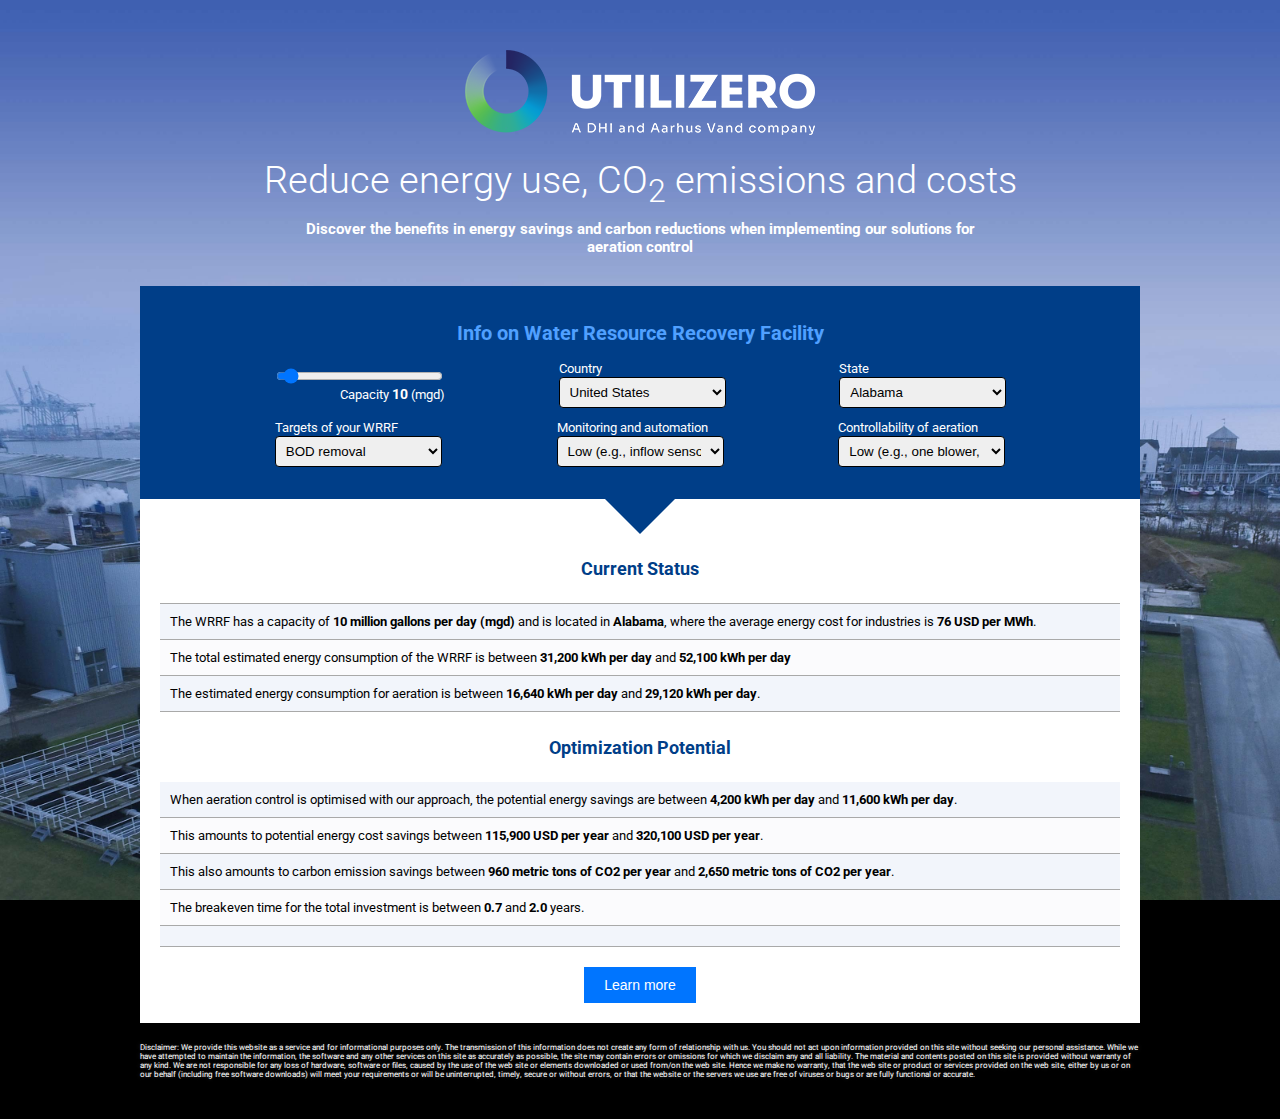
<file: index.html>
<!DOCTYPE html>
<html lang="en">
  <head>
    <meta charset="utf-8" />
    <title>Utilizero & DHI energy and carbon savings calculator</title>
    <meta name="viewport" content="width=device-width, initial-scale=1.0" />
    <link
      href="https://fonts.googleapis.com/css2?family=Roboto:wght@100;300;400;500;700&display=swap"
      rel="stylesheet"
    />
    <link
      rel="icon"
      type="image/x-icon"
      href="images/UTILIZERO_Logo_Tagline_Transparent_NEG_RGB_64px.png"
    />
    <link href="./css/styles.css" rel="stylesheet" />
  </head>

  <body>
    <div class="container">
      <img
        class="logo"
        src="images/UTILIZERO_Logo_Tagline_Transparent_NEG_RGB_350.png"
      />
      <h1>Reduce energy use, CO<sub>2</sub> emissions and costs</h1>
      <h3>
        Discover the benefits in energy savings and carbon reductions when
        implementing our solutions for aeration control​
      </h3>

      <div class="contentHeader">
        <h2>Info on Water Resource Recovery Facility</h2>

        <div class="controlsContainer">
          <div class="controlItem rowFlex">
            <label for="range"
              >Capacity
              <span class="ab">
                <span class="plantSize" id="plantSize">10</span>
                <span>(mgd)</span>
              </span></label
            >
            <input
              type="range"
              name="range"
              min="1"
              max="200"
              value="10"
              class="capacityRange"
              oninput="showValue1(this.value)"
            />
          </div>

          <div class="controlItem">
            <label>Country</label>
            <select class="plantLocation" id="plantWRRF">
              <option>United States</option>
            </select>
          </div>

          <div class="controlItem">
            <label>State</label>
            <select
              class="plantLocation"
              id="plantLocation"
              onChange="calculateROI()"
            ></select>
          </div>
        </div>

        <div class="controlsContainer">
          <div class="controlItem">
            <label>Targets of your WRRF</label>
            <select
              class="plantLocation"
              id="plantTargetType"
              onChange="calculateROI()"
            >
              <option value="type1">BOD removal</option>
              <option value="type2">BOD, NH4-N removal</option>
              <option value="type3">BOD, N removal</option>
              <option value="type4">BOD, N, P removal</option>
            </select>
          </div>

          <div class="controlItem">
            <label>Monitoring and automation</label>
            <select
              class="plantLocation"
              id="plantAutomationLevel"
              onChange="calculateROI()"
            >
              <option value="type1">Low (e.g., inflow sensors)</option>
              <option value="type2">
                Medium (e.g., DO sensors in process tanks, SCADA for part of the
                plant)
              </option>
              <option value="type3">
                High (e.g., NH4 sensors in process tanks, airflow sensors, SCADA
                for the full plant)
              </option>
            </select>
          </div>

          <div class="controlItem">
            <label>Controllability of aeration</label>
            <select
              class="plantLocation"
              id="plantAerationLevel"
              onChange="calculateROI()"
            >
              <option value="type1">
                Low (e.g., one blower, aeration is also used for mixing)
              </option>
              <option value="type2">
                Medium (e.g., multiple blowers, mixers)
              </option>
              <option value="type3">
                High (e.g., multiple high-efficiency blowers, mixers, valve
                regulation)
              </option>
            </select>
          </div>
        </div>
      </div>

      <div class="content">
        <div class="contentArrowDown"></div>
        <h4 class="roiResultsTitle" id="roiResultsTitle"></h4>
        <ul class="roiAnalyticValues">
          <li id="energyCost"></li>
          <li id="totalEnergyConsumption"></li>
          <li id="aerationEnergyConsumption"></li>
         <h4 class="roiOptimizationTitle" id="roiOptimizationTitle"></h4>
          <li id="potentialAerationEnergyReduction"></li>       
          <li id="potentialEnergySavings"></li>
          <li id="potentialCO2EmissionSavings"></li>
          <li id="breakevenTime"></li>
          <li id="3YearROI"></li>
        </ul>
        <button
          type="button"
          class="learnMore"
          onclick="location.href='mailto:info@utilizero.com?subject=I am interested in saving energy and reducing CO2 footprint';"
        >
          Learn more
        </button>
      </div>

      <div class="disclaimer">
        Disclaimer: We provide this website as a service and for informational
        purposes only. The transmission of this information does not create any
        form of relationship with us. You should not act upon information
        provided on this site without seeking our personal assistance. While we
        have attempted to maintain the information, the software and any other
        services on this site as accurately as possible, the site may contain
        errors or omissions for which we disclaim any and all liability. The
        material and contents posted on this site is provided without warranty
        of any kind. We are not responsible for any loss of hardware, software
        or files, caused by the use of the web site or elements downloaded or
        used from/on the web site. Hence we make no warranty, that the web site
        or product or services provided on the web site, either by us or on our
        behalf (including free software downloads) will meet your requirements
        or will be uninterrupted, timely, secure or without errors, or that the
        website or the servers we use are free of viruses or bugs or are fully
        functional or accurate.
      </div>
    </div>

    <script src="./js/ROICalculator.js"></script>
  </body>
</html>
</file>
<file: css/styles.css>
html,
body {
  height: 100%;
  width: 100%;
  padding: 0;
  margin: 0;
}
body {
  font-family: 'Roboto';
  font-size: 13px;
  background: black url('../images/background-4k-fakesky.jpg') center center
    no-repeat;
  -webkit-background-size: cover;
  -moz-background-size: cover;
  -o-background-size: cover;
  background-size: cover;
  background-attachment: fixed;
}
img.logo {
  text-align: center;
  padding: 30px 0 20px 0;
  max-width: 350px;
  width: 100%;
}
h1 {
  color: #fff;
  font-weight: 300;
  font-size: 38px;
  padding: 0;
  margin: 0;
}
h2 {
  color: #50a0ff;
}
h3 {
  color: #fff;
  padding: 10px 0 30px 0;
  max-width: 720px;
  margin: 0 auto;
}
h4 {
  color: #003e88;
  font-size: 1.4em;
  text-align: center;
}
.container {
  max-width: 1000px;
  margin: 0 auto;
  padding: 20px;
  text-align: center;
}
.contentHeader {
  background-color: #003e88;
  color: #fff;
  padding: 20px;
}
.content {
  background-color: white;
  padding: 0 20px 20px 20px;
  text-align: left;
}
.contentArrowDown {
  display: block;
  margin: 0 auto;
  width: 0;
  height: 0;
  border-left: 35px solid transparent;
  border-right: 35px solid transparent;
  border-top: 35px solid #003e88;
  font-size: 0;
  line-height: 0;
}
.controlsContainer {
  display: flex;
  flex-direction: row;
  justify-content: space-evenly;
  align-items: center;
  margin: 12px 0;
}
.controlsContainer .controlItem {
  display: flex;
  align-items: start;
  flex-direction: column;
}
.controlsContainer .controlItem.rowFlex {
  flex-direction: row;
  align-items: end;
  flex-direction: column-reverse;
}
.controlItem label {
  line-height: 16px;
}
​ .roiResultsTitle {
  color: #0075ff;
}
​ .roiOptimizationTitle {
  color: #0075ff;
}
select.plantLocation {
  padding: 6px;
  margin-left: 0px;
  border-radius: 4px;
  text-decoration: none;
  line-height: 30px;
  min-width: 167px;
  max-width: 167px;
  border: solid black 1px;
}
ul.roiAnalyticValues {
  padding: 0;
  margin: 0;
  list-style: none;
}

ul.roiAnalyticValues li:first-child {
  border-top: 1px solid darkgray;
}
ul.roiAnalyticValues li {
  margin: 0px 0;
  padding: 10px;
  border-bottom: 1px solid darkgray;
}
ul.roiAnalyticValues li::marker {
  font-size: 150%;
  font-weight: bold;
  margin: 0;
  color: #003e88;
}
ul.roiAnalyticValues li:nth-child(even) {
  background-color: rgba(233, 236, 243, 0.2);
}
ul.roiAnalyticValues li:nth-child(odd) {
  background-color: rgba(8, 62, 180, 0.05);
}
div.roiAnalyticValue ul li > strong {
  font-size: 14px;
}
.disclaimer {
  font-size: 8px;
  color: white;
  text-shadow: 0 0 5px #333, 0 0 2px #333;
  padding-top: 20px;
  padding-bottom: 20px;
  text-align: left;
}
button.learnMore {
  background-color: #0075ff;
  margin: 20px auto 0 auto;
  padding: 10px 20px;
  cursor: pointer;
  border: 0;
  color: white;
  font-size: 14px;
  display: block;
}
.plantSize {
  width: 25px;
  font-size: 14px;
  font-weight: 700;
}
.capacityRange {
  min-width: 167px;
}

@media screen and (max-width: 720px) {
  .controlsContainer {
    flex-flow: column;
    margin: 0;
  }
  .controlsContainer .controlItem {
    padding: 5px 0;
    align-items: baseline;
    flex-direction: column;
  }
  .controlsContainer .plantSize {
    margin: 0 auto;
  }
  select.plantLocation,
  .capacityRange {
    width: calc(100vw - 100px);
    min-width: 100%;
    max-width: 100%;
  }
}
</file>
